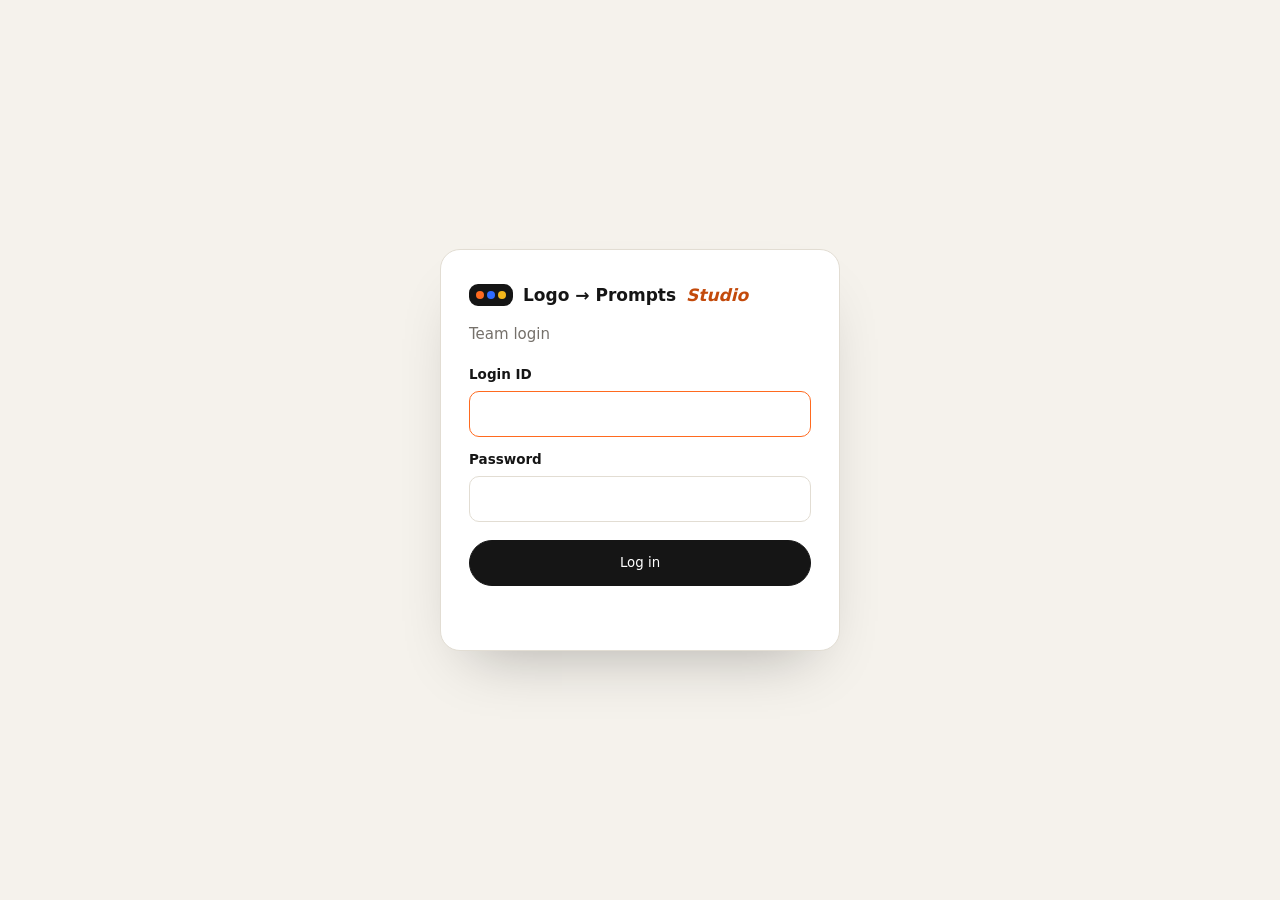
<file: public/index.html>
<!doctype html>
<html lang="en">
<head>
  <meta charset="utf-8" />
  <meta name="viewport" content="width=device-width, initial-scale=1" />
  <meta http-equiv="Content-Security-Policy" content="default-src 'self'; script-src 'self'; style-src 'self'; img-src 'self' data: blob:; connect-src https://api.anthropic.com; font-src 'self'; object-src 'none'; base-uri 'none'; form-action 'none'" />
  <meta name="referrer" content="no-referrer" />
  <meta name="robots" content="noindex, nofollow" />
  <title>Logo to Prompts Studio</title>
  <link rel="icon" href="data:image/svg+xml,%3Csvg xmlns='http://www.w3.org/2000/svg' viewBox='0 0 32 32'%3E%3Crect width='32' height='32' rx='8' fill='%23151515'/%3E%3Ccircle cx='11' cy='16' r='5' fill='%23ff6a1f'/%3E%3Ccircle cx='21' cy='11' r='4' fill='%232f6bff'/%3E%3Ccircle cx='21' cy='21' r='4' fill='%23f4b71b'/%3E%3C/svg%3E" />
  <link rel="stylesheet" href="styles.css" />
</head>
<body class="locked">
  <!-- LOGIN -->
  <section id="loginScreen" class="login" hidden>
    <form id="loginForm" class="login-card" novalidate>
      <div class="brand"><span class="brand-dots" aria-hidden="true"><i></i><i></i><i></i></span>Logo → Prompts <em>Studio</em></div>
      <p class="muted">Team login</p>
      <label class="field"><span>Login ID</span><input id="loginId" autocomplete="username" autocapitalize="off" spellcheck="false" required /></label>
      <label class="field"><span>Password</span><input id="loginPass" type="password" autocomplete="current-password" required /></label>
      <button class="btn" id="loginBtn" type="submit">Log in</button>
      <p id="loginErr" class="err" role="alert"></p>
    </form>
  </section>

  <div id="app" hidden>
  <header class="top">
    <div class="wrap top-in">
      <div class="brand"><span class="brand-dots" aria-hidden="true"><i></i><i></i><i></i></span>Logo → Prompts <em>Studio</em></div>
      <div class="top-right">
        <button id="keyPill" class="pill" type="button"><span class="pill-dot"></span><span id="keyText">No API key</span></button>
        <button id="settingsBtn" class="icon-btn" type="button" aria-label="Settings">⚙</button>
        <button id="logoutBtn" class="pill" type="button">Log out</button>
      </div>
    </div>
  </header>

  <main class="wrap">
    <p class="intro">Upload a client's logo. We pick the 3 website colours from it, then Claude writes photo prompts for their template in those colours.</p>

    <!-- 1. LOGO -->
    <section class="step" aria-labelledby="s1">
      <h2 id="s1"><span class="n">1</span> Client logo</h2>
      <label class="drop" id="drop" tabindex="0">
        <input type="file" id="file" accept="image/png,image/jpeg,image/webp,image/svg+xml" hidden />
        <img id="logoPreview" alt="Uploaded logo" hidden />
        <span id="dropText"><b>Drop the logo here</b> or click to choose<br /><small>PNG, JPG, WebP or SVG · up to 8 MB · stays in this browser</small></span>
      </label>
      <div id="swatchRow" class="swatch-row" hidden>
        <span class="muted">Colours found in the logo — click one, then click a colour box below to use it:</span>
        <div id="swatches" class="swatches"></div>
      </div>
    </section>

    <!-- 2. COLOURS -->
    <section class="step" aria-labelledby="s2">
      <h2 id="s2"><span class="n">2</span> Website colours</h2>
      <div class="roles">
        <div class="role" data-role="dark">
          <div class="role-head"><b>Dark / base</b><span class="muted">header, footer, text</span></div>
          <div class="role-pick"><input type="color" id="c-dark" value="#14213D" aria-label="Dark colour" /><input type="text" id="h-dark" class="hex" value="#14213D" maxlength="7" aria-label="Dark colour code" /></div>
          <span class="cname" id="n-dark"></span>
        </div>
        <div class="role" data-role="main">
          <div class="role-head"><b>Main</b><span class="muted">brand colour, highlights</span></div>
          <div class="role-pick"><input type="color" id="c-main" value="#2450D3" aria-label="Main colour" /><input type="text" id="h-main" class="hex" value="#2450D3" maxlength="7" aria-label="Main colour code" /></div>
          <span class="cname" id="n-main"></span>
        </div>
        <div class="role" data-role="accent">
          <div class="role-head"><b>Accent / buttons</b><span class="muted">buttons, small touches</span></div>
          <div class="role-pick"><input type="color" id="c-accent" value="#FF6A13" aria-label="Accent colour" /><input type="text" id="h-accent" class="hex" value="#FF6A13" maxlength="7" aria-label="Accent colour code" /></div>
          <span class="cname" id="n-accent"></span>
        </div>
      </div>
      <p id="contrastNote" class="note" hidden></p>

      <div class="mock" id="mock" aria-hidden="true">
        <div class="mock-bar"><span class="mock-logo"></span><span class="mock-nav"></span><span class="mock-btn"></span></div>
        <div class="mock-hero"><span class="mock-h"></span><span class="mock-h short"></span><span class="mock-cta">Get Free Consultation</span></div>
        <div class="mock-foot"></div>
      </div>
      <div class="admin-copy">
        <span class="muted">For Admin → Logo &amp; Colours:</span>
        <code id="adminCodes"></code>
        <button class="btn-small" id="copyCodes" type="button">Copy</button>
      </div>
    </section>

    <!-- 3. TEMPLATE -->
    <section class="step" aria-labelledby="s3">
      <h2 id="s3"><span class="n">3</span> Template &amp; client</h2>
      <div class="row2">
        <label class="field"><span>Template the client chose</span><select id="tpl"></select></label>
        <label class="field"><span>Client name <small class="muted">(for the zip name only)</small></span><input id="client" type="text" maxlength="40" placeholder="e.g. Sri Sai Consultants" /></label>
      </div>
    </section>

    <!-- 4. PROMPTS -->
    <section class="step" aria-labelledby="s4">
      <h2 id="s4"><span class="n">4</span> Photo prompts</h2>
      <div class="actions">
        <button class="btn" id="smartBtn" type="button">✨ Write smart prompts with Claude</button>
        <button class="btn btn-ghost" id="quickBtn" type="button">Quick prompts (no AI)</button>
        <span id="status" class="status" role="status" aria-live="polite"></span>
      </div>
      <div id="result" hidden>
        <div class="result-head">
          <div id="mood" class="mood"></div>
          <div class="result-btns">
            <button class="btn-small" id="copyAll" type="button">Copy all</button>
            <button class="btn-small" id="download" type="button">Download .txt</button>
          </div>
        </div>
        <div id="sendInfo" class="info"></div>
        <ol id="list" class="list"></ol>
      </div>
    </section>
  </main>

  <footer class="wrap foot muted">Your logo and API key never leave this browser — except the logo and prompt text sent to Anthropic when you press the Claude button.</footer>
  </div>

  <!-- KEY / SETTINGS DIALOG -->
  <dialog id="keyDlg" class="dlg" aria-labelledby="dlgTitle">
    <form method="dialog" class="dlg-in" id="keyForm" novalidate>
      <h3 id="dlgTitle">Claude API key</h3>

      <div id="unlockBox" hidden>
        <p class="muted">A key is saved (encrypted) on this device. Enter your passphrase to unlock it.</p>
        <label class="field"><span>Passphrase</span><input type="password" id="unlockPass" autocomplete="current-password" /></label>
        <button class="btn" id="unlockBtn" type="button">Unlock</button>
        <button class="link" id="forgetBtn" type="button">Forget the saved key</button>
      </div>

      <div id="setBox" hidden>
        <p class="muted">Paste a key from <b>console.anthropic.com → API keys</b>. Tip: create a separate key for this tool and set a monthly spend limit.</p>
        <label class="field"><span>API key</span><input type="password" id="apiKey" autocomplete="off" spellcheck="false" placeholder="sk-ant-..." /></label>
        <label class="check"><input type="checkbox" id="remember" checked /> Remember on this device (encrypted)</label>
        <div id="passBox" class="row2">
          <label class="field"><span>Passphrase <small class="muted">(min 10 characters)</small></span><input type="password" id="pass1" autocomplete="new-password" /></label>
          <label class="field"><span>Repeat passphrase</span><input type="password" id="pass2" autocomplete="new-password" /></label>
        </div>
        <button class="btn" id="saveKeyBtn" type="button">Save &amp; use key</button>
      </div>

      <div id="readyBox" hidden>
        <p class="ok">✓ Key unlocked for this session. It locks automatically after 30 minutes without use.</p>
        <div class="row2">
          <button class="btn btn-ghost" id="lockBtn" type="button">Lock now</button>
          <button class="btn btn-ghost" id="replaceBtn" type="button">Use a different key</button>
        </div>
      </div>

      <hr />
      <label class="field"><span>Claude model</span>
        <select id="modelPick">
          <option value="claude-sonnet-4-5">Claude Sonnet 4.5 — fast &amp; cheap (recommended)</option>
          <option value="claude-opus-5-5">Claude Opus 5.5 — highest quality, costs more</option>
          <option value="custom">Other (type the exact model ID)…</option>
        </select>
      </label>
      <label class="field" id="modelCustomBox" hidden><span>Model ID</span><input id="model" type="text" spellcheck="false" placeholder="e.g. claude-opus-5-5" /></label>
      <p class="muted small" id="modelNote">Unlock your key to load the exact list of models it can use.</p>
      <p id="dlgError" class="err" role="alert"></p>
      <div class="dlg-foot"><button class="btn btn-ghost" value="close" id="closeDlg">Close</button></div>
    </form>
  </dialog>

  <script src="auth-config.js"></script>
  <script src="templates.js"></script>
  <script src="colors.js"></script>
  <script src="vault.js"></script>
  <script src="claude.js"></script>
  <script src="app.js"></script>
  <script src="login.js"></script>
</body>
</html>
</file>
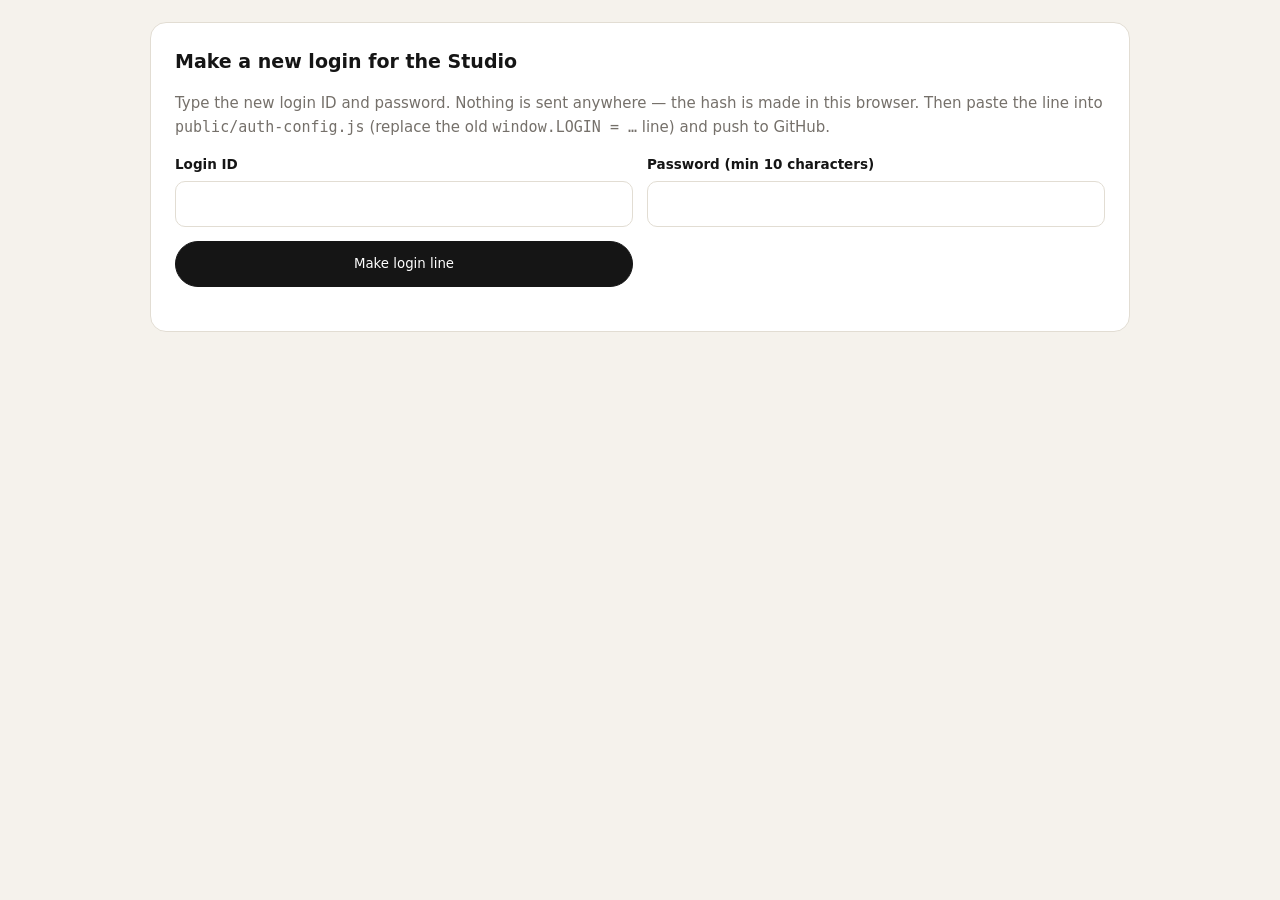
<file: public/make-login.html>
<!doctype html>
<html lang="en">
<head>
  <meta charset="utf-8" />
  <meta name="viewport" content="width=device-width, initial-scale=1" />
  <meta http-equiv="Content-Security-Policy" content="default-src 'self'; script-src 'self'; style-src 'self'; object-src 'none'; base-uri 'none'; form-action 'none'" />
  <meta name="robots" content="noindex, nofollow" />
  <title>Make a new login</title>
  <link rel="stylesheet" href="styles.css" />
</head>
<body>
  <main class="wrap">
    <section class="step">
      <h2>Make a new login for the Studio</h2>
      <p class="muted">Type the new login ID and password. Nothing is sent anywhere — the hash is made in this browser. Then paste the line into <code>public/auth-config.js</code> (replace the old <code>window.LOGIN = …</code> line) and push to GitHub.</p>
      <form id="f" class="row2" novalidate>
        <label class="field"><span>Login ID</span><input id="u" autocomplete="off" /></label>
        <label class="field"><span>Password (min 10 characters)</span><input id="p" type="password" autocomplete="new-password" /></label>
        <button class="btn" type="submit">Make login line</button>
      </form>
      <p id="err" class="err"></p>
      <textarea id="out" class="out" rows="3" readonly hidden></textarea>
    </section>
  </main>
  <script src="make-login.js"></script>
</body>
</html>
</file>
<file: public/styles.css>
:root {
  --bg: #f5f2ec; --paper: #fff; --ink: #151515; --ink2: #3c3934; --muted: #75706a; --line: #e2ddd3;
  --acc: #ff6a1f; --acc-ink: #c34a0b; --ok: #1f7a3a; --bad: #b42318; --r: 16px;
  font-family: system-ui, -apple-system, "Segoe UI", Roboto, "Noto Sans", sans-serif;
}
* { box-sizing: border-box; }
[hidden] { display: none !important; }
body { margin: 0; background: var(--bg); color: var(--ink); font-size: 15px; line-height: 1.55; }
.wrap { width: min(980px, 100% - 32px); margin-inline: auto; }
.muted { color: var(--muted); }
.small { font-size: 13px; }
:focus-visible { outline: 3px solid var(--acc); outline-offset: 2px; }

.top { position: sticky; top: 0; z-index: 5; background: rgba(245, 242, 236, .9); backdrop-filter: blur(10px); border-bottom: 1px solid var(--line); }
.top-in { display: flex; align-items: center; justify-content: space-between; height: 64px; gap: 12px; }
.brand { display: flex; align-items: center; gap: 10px; font-weight: 700; font-size: 17px; }
.brand em { font-style: italic; color: var(--acc-ink); }
.brand-dots { display: flex; gap: 3px; padding: 7px; border-radius: 9px; background: var(--ink); }
.brand-dots i { width: 8px; height: 8px; border-radius: 50%; background: var(--acc); }
.brand-dots i:nth-child(2) { background: #2f6bff; } .brand-dots i:nth-child(3) { background: #f4b71b; }
.top-right { display: flex; gap: 8px; align-items: center; }
.pill { display: inline-flex; align-items: center; gap: 8px; height: 38px; padding: 0 14px; border: 1.5px solid var(--line); border-radius: 999px; background: var(--paper); font: 600 13.5px inherit; font-family: inherit; cursor: pointer; }
.pill-dot { width: 9px; height: 9px; border-radius: 50%; background: #c7c1b6; }
.pill.ok .pill-dot { background: #22c55e; box-shadow: 0 0 0 3px rgba(34, 197, 94, .2); }
.icon-btn { width: 38px; height: 38px; border: 1.5px solid var(--line); border-radius: 50%; background: var(--paper); font-size: 17px; cursor: pointer; }

.intro { margin: 28px 0 8px; font-size: 17px; color: var(--ink2); max-width: 680px; }
.step { margin-top: 22px; padding: 24px; background: var(--paper); border: 1px solid var(--line); border-radius: var(--r); }
.step h2 { display: flex; align-items: center; gap: 10px; margin: 0 0 16px; font-size: 19px; }
.n { display: grid; place-items: center; width: 28px; height: 28px; border-radius: 50%; background: var(--ink); color: #fff; font-size: 14px; }

.drop { display: grid; place-items: center; min-height: 180px; padding: 20px; border: 2px dashed #d3ccbe; border-radius: 14px; background: #faf8f4; text-align: center; color: var(--ink2); cursor: pointer; transition: .2s; }
.drop:hover, .drop.over { border-color: var(--acc); background: #fff6f0; }
.drop img { max-height: 160px; max-width: 100%; object-fit: contain; }
.swatch-row { margin-top: 14px; }
.swatches { display: flex; flex-wrap: wrap; gap: 8px; margin-top: 8px; }
.swatch { display: inline-flex; align-items: center; gap: 8px; height: 36px; padding: 0 12px 0 6px; border: 1.5px solid var(--line); border-radius: 999px; background: #fff; font: 600 12.5px ui-monospace, Consolas, monospace; cursor: pointer; }
.swatch span { width: 24px; height: 24px; border-radius: 50%; background: var(--s); box-shadow: inset 0 0 0 1px rgba(0, 0, 0, .12); }
.swatch.is-on { border-color: var(--ink); box-shadow: 0 0 0 3px rgba(21, 21, 21, .12); }

.roles { display: grid; grid-template-columns: repeat(3, 1fr); gap: 14px; }
.role { padding: 14px; border: 1.5px solid var(--line); border-radius: 14px; transition: .2s; }
.role.can-drop { border-color: var(--acc); border-style: dashed; cursor: copy; background: #fff8f3; }
.role-head { display: flex; flex-direction: column; margin-bottom: 10px; }
.role-head .muted { font-size: 12.5px; }
.role-pick { display: flex; gap: 8px; }
.role-pick input[type=color] { width: 48px; height: 44px; padding: 2px; border: 1.5px solid var(--line); border-radius: 10px; background: #fff; cursor: pointer; }
.hex { flex: 1; min-width: 0; height: 44px; padding: 0 10px; border: 1.5px solid var(--line); border-radius: 10px; font: 600 14px ui-monospace, Consolas, monospace; text-transform: uppercase; }
.cname { display: block; margin-top: 8px; font-size: 13.5px; color: var(--ink2); }
.cname::before { content: "Name used in prompts: "; color: var(--muted); }
.note { margin: 12px 0 0; padding: 10px 14px; border-radius: 10px; background: #fff4e5; color: #8a4b00; font-size: 14px; }

.mock { --d: #14213d; --m: #2450d3; --a: #ff6a13; margin-top: 16px; overflow: hidden; border: 1px solid var(--line); border-radius: 14px; }
.mock-bar { display: flex; align-items: center; gap: 12px; height: 44px; padding: 0 16px; background: var(--d); }
.mock-logo { width: 70px; height: 12px; border-radius: 4px; background: #fff; }
.mock-nav { flex: 1; height: 6px; max-width: 260px; margin-left: auto; border-radius: 3px; background: rgba(255, 255, 255, .45); }
.mock-btn { width: 70px; height: 22px; border-radius: 999px; background: var(--a); }
.mock-hero { display: flex; flex-direction: column; gap: 10px; padding: 26px 20px; background: linear-gradient(120deg, var(--m), color-mix(in srgb, var(--m) 55%, var(--d))); }
.mock-h { width: 55%; height: 16px; border-radius: 4px; background: #fff; }
.mock-h.short { width: 35%; }
.mock-cta { align-self: flex-start; margin-top: 6px; padding: 8px 16px; border-radius: 999px; background: var(--a); color: #fff; font-size: 13px; font-weight: 700; }
.mock-foot { height: 26px; background: var(--d); }
.admin-copy { display: flex; flex-wrap: wrap; align-items: center; gap: 10px; margin-top: 12px; font-size: 14px; }
.admin-copy code { padding: 6px 10px; border-radius: 8px; background: #f2eee6; font-size: 13px; }

.row2 { display: grid; grid-template-columns: 1fr 1fr; gap: 14px; }
.field { display: flex; flex-direction: column; gap: 6px; font-size: 13.5px; font-weight: 600; }
.field input, .field select { height: 46px; padding: 0 12px; border: 1.5px solid var(--line); border-radius: 10px; background: #fff; font: 400 15px inherit; font-family: inherit; color: var(--ink); }
.field input:focus, .field select:focus, .hex:focus { outline: none; border-color: var(--acc); }
.check { display: flex; align-items: center; gap: 8px; margin: 12px 0; font-size: 14px; }

.actions { display: flex; flex-wrap: wrap; align-items: center; gap: 10px; }
.btn { display: inline-flex; align-items: center; justify-content: center; gap: 8px; min-height: 46px; padding: 0 20px; border: 1.5px solid var(--ink); border-radius: 999px; background: var(--ink); color: #fff; font: 600 15px inherit; font-family: inherit; cursor: pointer; }
.btn:disabled { opacity: .55; cursor: wait; }
.btn-ghost { background: transparent; color: var(--ink); }
.btn-small { height: 34px; padding: 0 14px; border: 0; border-radius: 999px; background: #efebe3; font: 600 13px inherit; font-family: inherit; cursor: pointer; }
.btn-small.done { background: var(--ok); color: #fff; }
.link { margin-top: 8px; border: 0; background: none; padding: 0; color: var(--bad); font: 600 13.5px inherit; font-family: inherit; cursor: pointer; text-decoration: underline; }
.status { font-size: 14px; color: var(--ink2); }
.status.bad { color: var(--bad); }

.result-head { display: flex; flex-wrap: wrap; justify-content: space-between; align-items: center; gap: 12px; margin-top: 20px; }
.mood { font-weight: 600; color: var(--acc-ink); }
.result-btns { display: flex; gap: 8px; }
.info { margin-top: 12px; padding: 12px 14px; border-radius: 12px; background: #fff7f1; border: 1px solid #ffd9c4; font-size: 14px; }
.list { margin: 12px 0 0; padding: 0; list-style: none; }
.item { margin-top: 10px; padding: 14px 16px; border: 1px solid var(--line); border-radius: 12px; }
.item-top { display: flex; justify-content: space-between; align-items: center; gap: 10px; }
.fname { font: 700 14px ui-monospace, Consolas, monospace; }
.size { margin-left: 8px; color: var(--muted); font-size: 12.5px; }
.item p { margin: 8px 0 0; white-space: pre-wrap; }
.foot { padding: 28px 0 40px; font-size: 13px; }

.dlg { width: min(560px, 100vw - 24px); padding: 0; border: 0; border-radius: 18px; box-shadow: 0 30px 80px rgba(0, 0, 0, .35); }
.dlg::backdrop { background: rgba(10, 10, 10, .55); }
.dlg-in { padding: 24px; }
.dlg h3 { margin: 0 0 8px; font-size: 20px; }
.dlg hr { margin: 20px 0 14px; border: 0; border-top: 1px solid var(--line); }
.dlg .field { margin-bottom: 12px; }
.dlg .row2 { margin-bottom: 4px; }
.dlg-foot { display: flex; justify-content: flex-end; margin-top: 8px; }
.ok { color: var(--ok); font-weight: 600; }
.err { min-height: 1em; margin: 6px 0 0; color: var(--bad); font-weight: 600; font-size: 14px; }

@media (max-width: 760px) {
  .roles, .row2 { grid-template-columns: 1fr; }
  .step { padding: 18px; }
}

/* login */
.login { display: grid; place-items: center; min-height: 100vh; padding: 24px; }
.login-card { display: flex; flex-direction: column; gap: 12px; width: min(400px, 100%); padding: 32px 28px; background: var(--paper); border: 1px solid var(--line); border-radius: 20px; box-shadow: 0 30px 60px -30px rgba(0, 0, 0, .3); }
.login-card .brand { margin-bottom: 2px; }
.login-card p.muted { margin: 0 0 6px; }
.login-card .btn { margin-top: 6px; }
.out { width: 100%; margin-top: 12px; padding: 12px; border: 1.5px solid var(--line); border-radius: 10px; font: 13px ui-monospace, Consolas, monospace; }

/* narrow windows: keep the header on one line, no sideways scroll */
html, body { overflow-x: hidden; }
.brand { white-space: nowrap; min-width: 0; }
.top-in { gap: 8px; }
.pill { white-space: nowrap; }
@media (max-width: 720px) {
  .brand { font-size: 15px; }
  .brand em { display: none; }
  .pill { padding: 0 10px; font-size: 12.5px; }
}
@media (max-width: 460px) {
  .brand-dots { display: none; }
  #keyText { display: none; }
  .pill { width: 38px; padding: 0; justify-content: center; }
  #logoutBtn { width: auto; padding: 0 10px; }
}
.drop img, .mock, .item p { max-width: 100%; }
.item p, .mood, .info { overflow-wrap: anywhere; }
</file>
